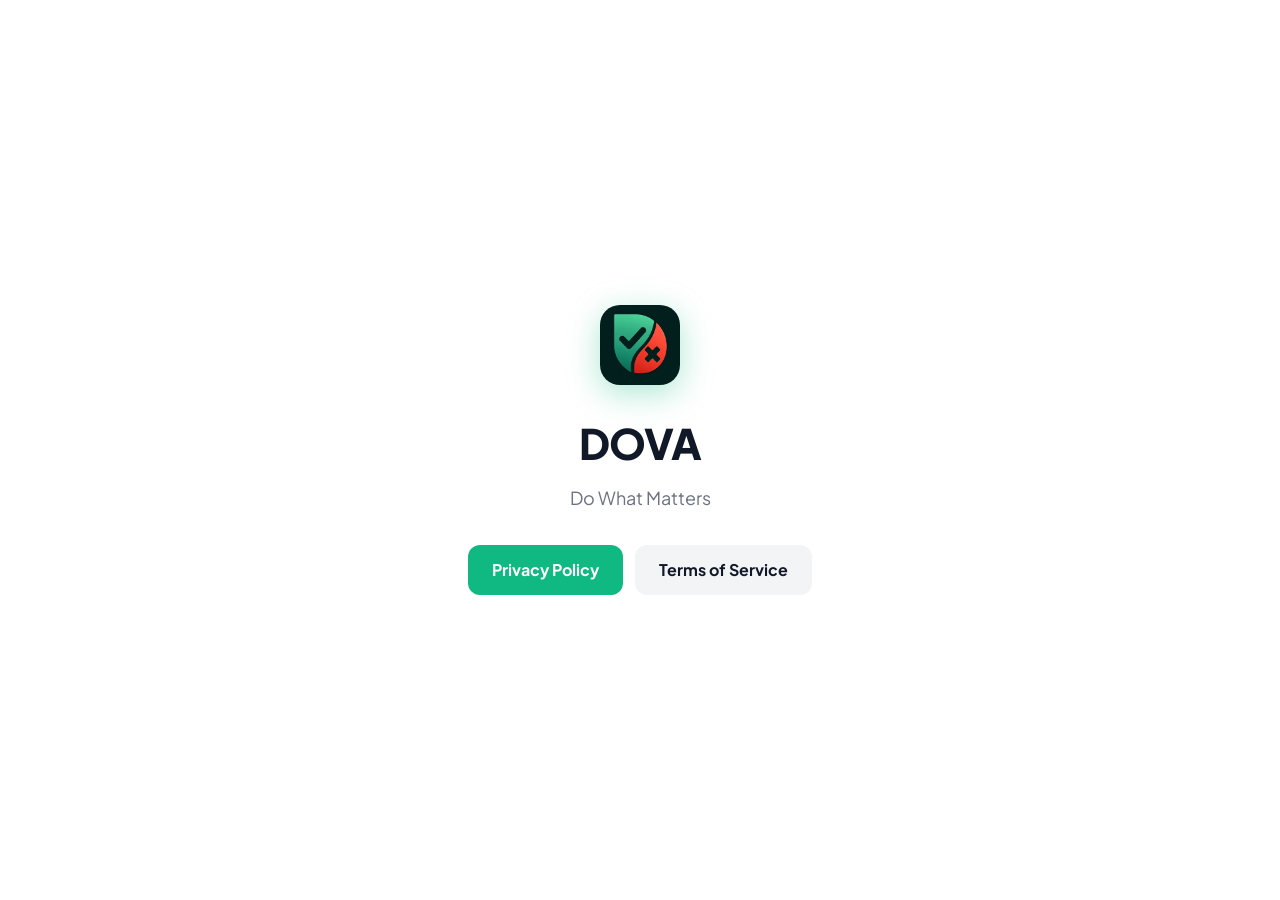
<file: index.html>
<!DOCTYPE html>
<html lang="en">
<head>
  <meta charset="UTF-8" />
  <meta name="viewport" content="width=device-width, initial-scale=1.0" />
  <meta name="theme-color" content="#10b981" />
  <title>DOVA — Do What Matters</title>
  <link rel="preconnect" href="https://fonts.googleapis.com" />
  <link href="https://fonts.googleapis.com/css2?family=Plus+Jakarta+Sans:wght@400;600;700;800&display=swap" rel="stylesheet" />
  <link rel="stylesheet" href="assets/styles.css" />
  <style>
    .landing {
      min-height: 100vh;
      display: flex;
      flex-direction: column;
      align-items: center;
      justify-content: center;
      padding: 24px;
      text-align: center;
    }
    .landing-logo {
      width: 80px;
      height: 80px;
      background: var(--do-primary);
      border-radius: 20px;
      display: flex;
      align-items: center;
      justify-content: center;
      color: white;
      font-weight: 800;
      font-size: 36px;
      margin-bottom: 24px;
      box-shadow: 0 8px 32px rgba(16, 185, 129, 0.35);
    }
    .landing h1 {
      font-size: 42px;
      font-weight: 800;
      color: var(--text-primary);
      letter-spacing: -1px;
    }
    .landing .slogan {
      font-size: 18px;
      color: var(--text-secondary);
      margin-top: 8px;
    }
    .landing .links {
      display: flex;
      gap: 12px;
      margin-top: 32px;
      flex-wrap: wrap;
      justify-content: center;
    }
    .landing .links a {
      padding: 12px 24px;
      background: var(--do-primary);
      color: white;
      border-radius: 12px;
      text-decoration: none;
      font-weight: 700;
      transition: transform 0.2s;
    }
    .landing .links a.secondary {
      background: var(--surface-container);
      color: var(--text-primary);
    }
    .landing .links a:hover {
      transform: translateY(-2px);
    }
  </style>
</head>
<body>
  <div class="landing">
    <img src="assets/logo.png" alt="DOVA Logo" class="landing-logo-img" />
<h1>DOVA</h1>
<p class="slogan">Do What Matters</p>
    <div class="links">
      <a href="privacy-policy.html">Privacy Policy</a>
      <a href="terms-of-service.html" class="secondary">Terms of Service</a>
    </div>
  </div>
  <script src="assets/script.js"></script>
</body>
</html>
</file>
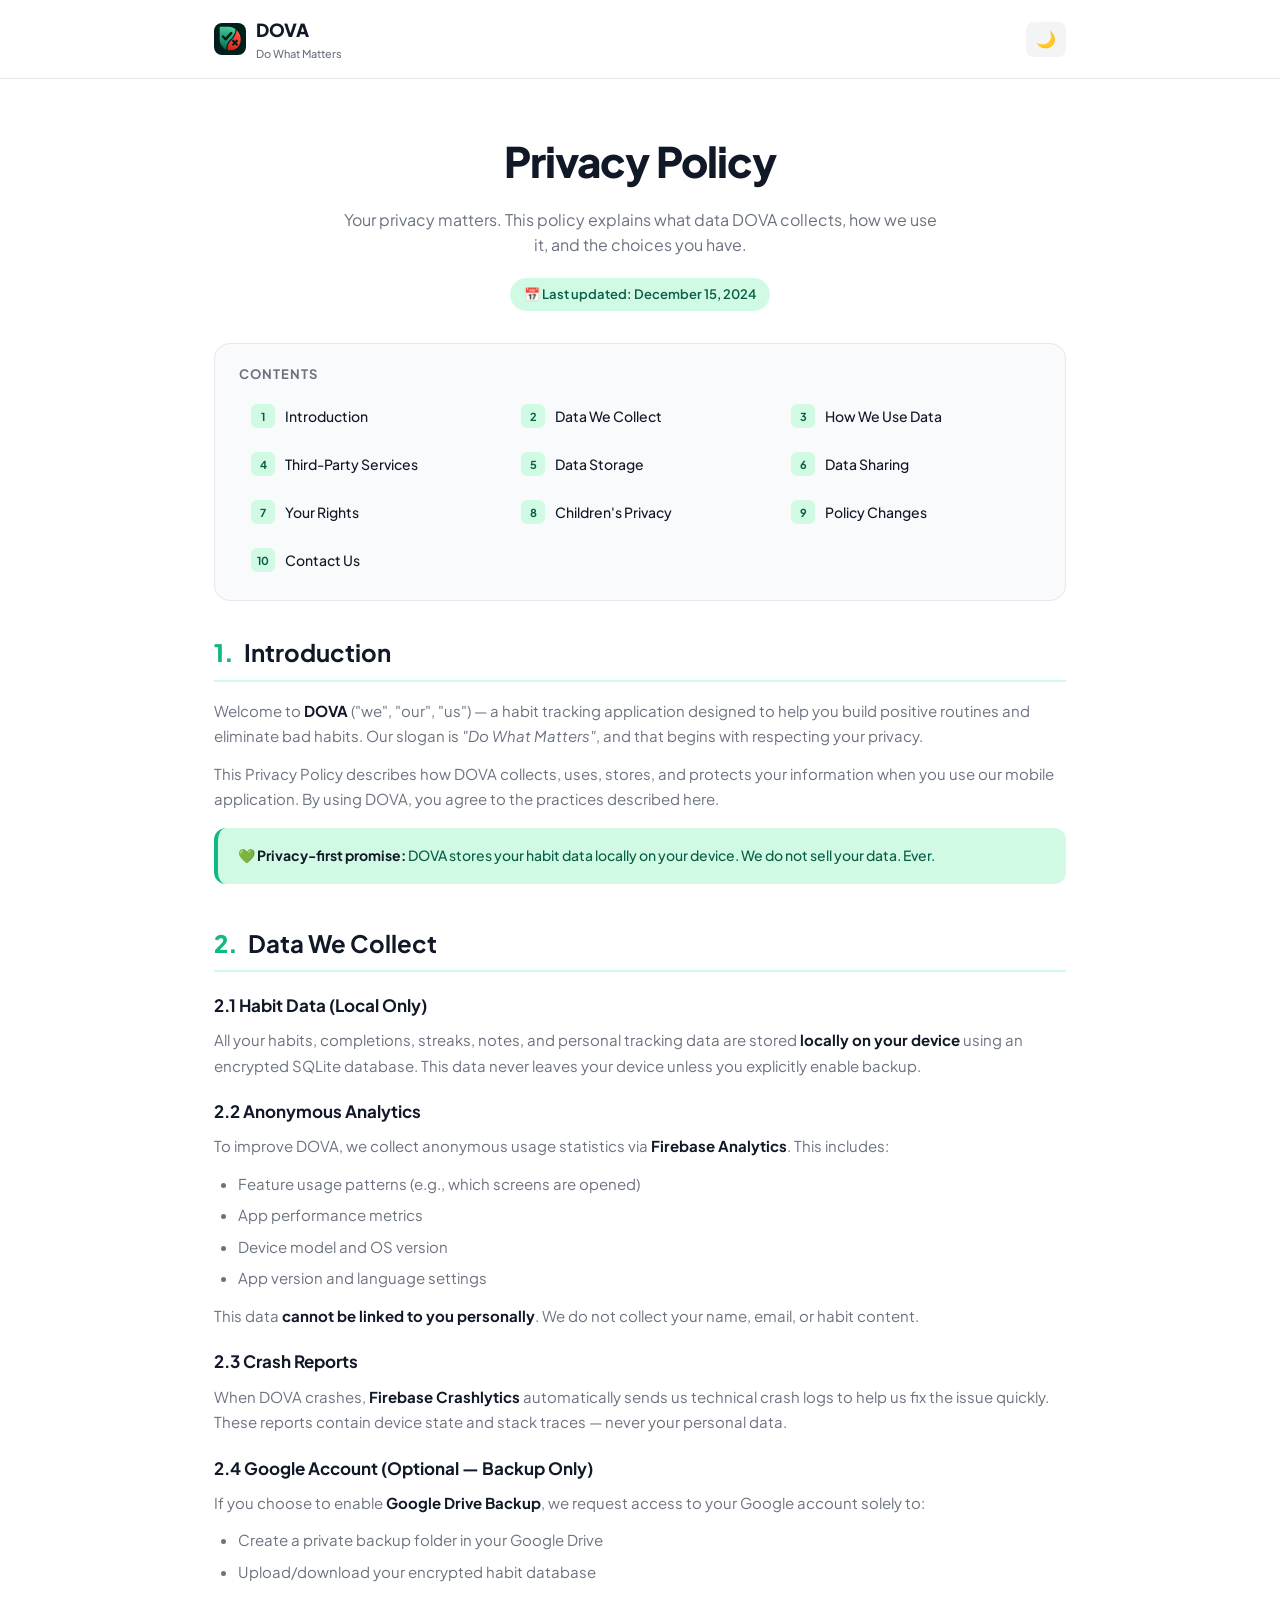
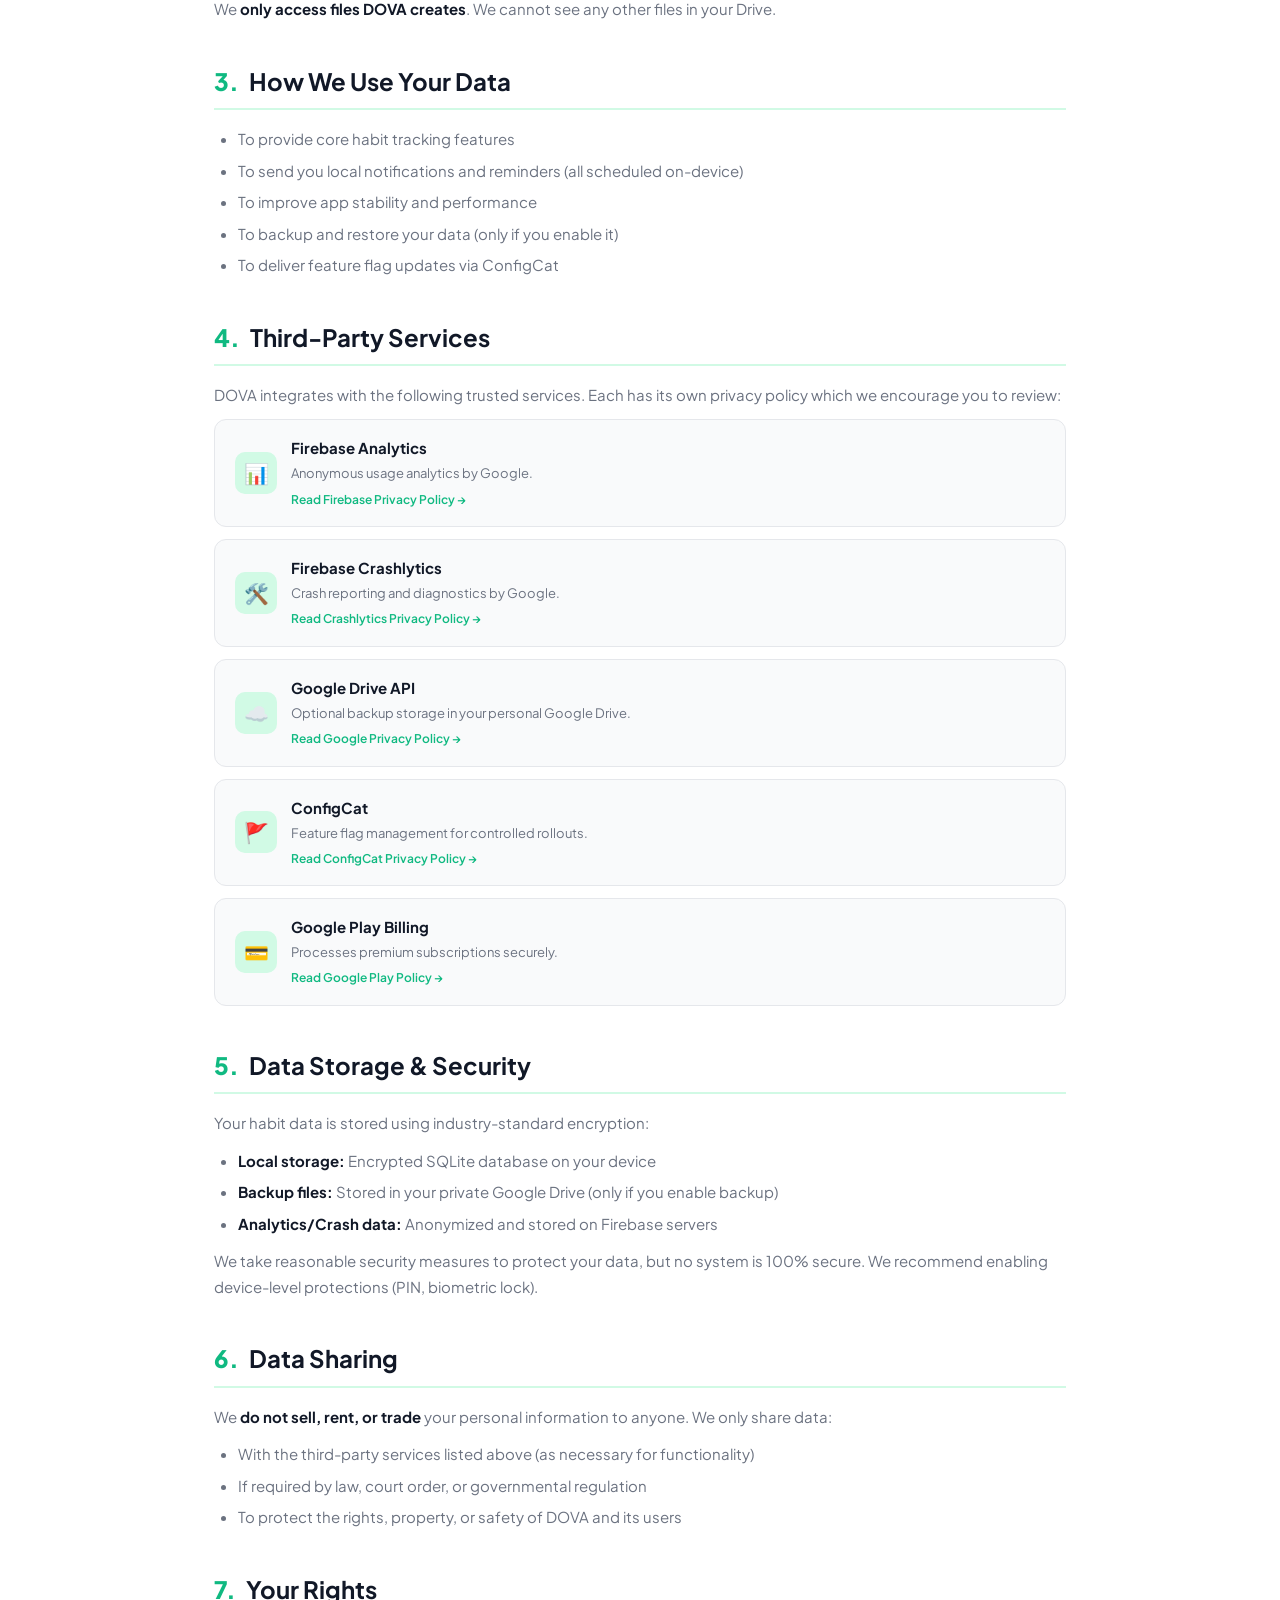
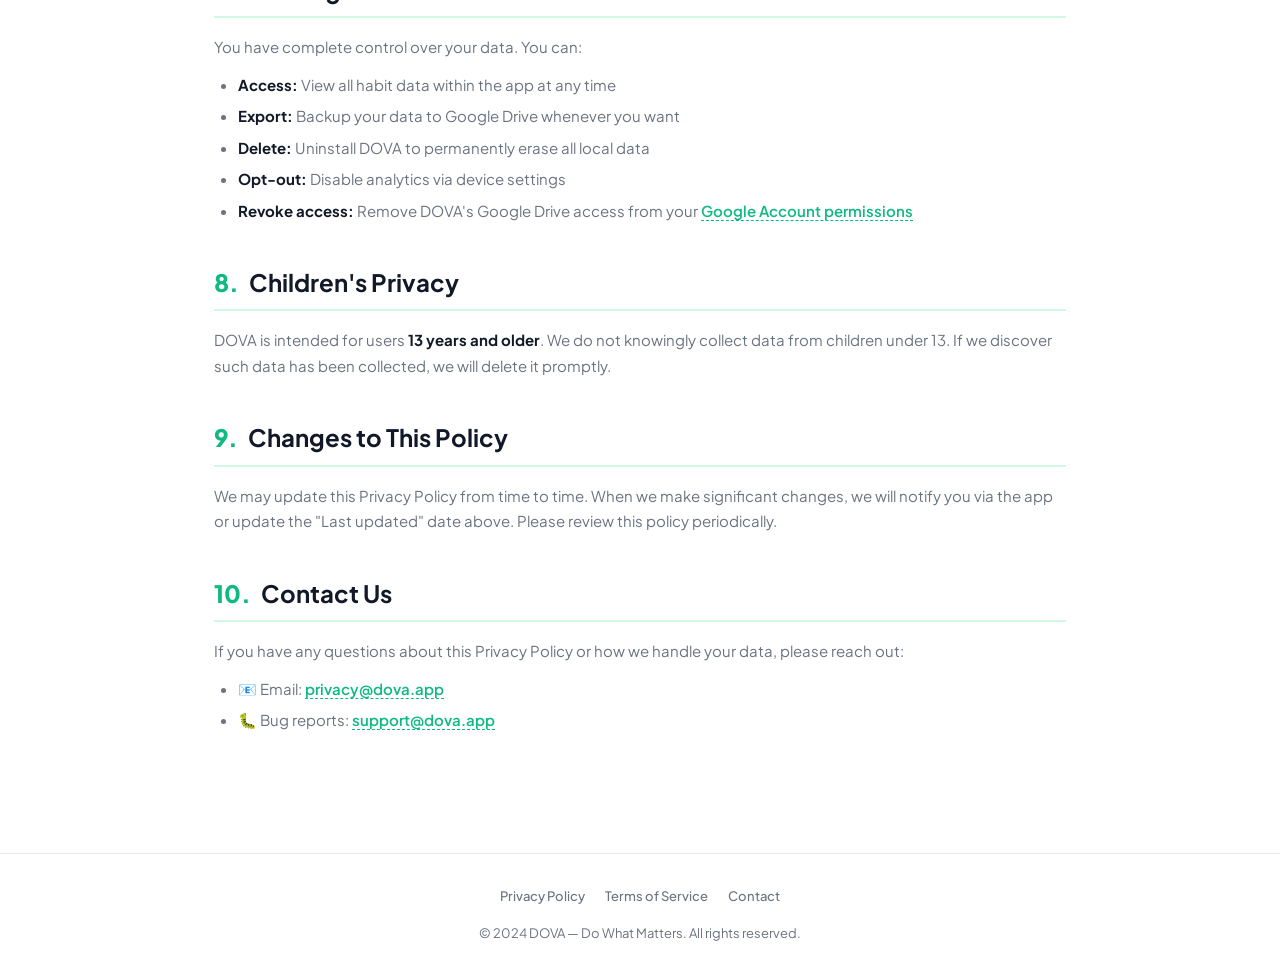
<file: privacy-policy.html>
<!DOCTYPE html>
<html lang="en">
<head>
  <meta charset="UTF-8" />
  <meta name="viewport" content="width=device-width, initial-scale=1.0" />
  <meta name="theme-color" content="#10b981" />
  <meta name="description" content="DOVA Privacy Policy — Learn how we protect your data while helping you build better habits." />
  <title>Privacy Policy — DOVA</title>
  <link rel="preconnect" href="https://fonts.googleapis.com" />
  <link rel="preconnect" href="https://fonts.gstatic.com" crossorigin />
  <link href="https://fonts.googleapis.com/css2?family=Plus+Jakarta+Sans:wght@400;500;600;700;800&display=swap" rel="stylesheet" />
  <link rel="stylesheet" href="assets/styles.css" />
</head>
<body>

  <!-- ═══ HEADER ═══ -->
  <header class="legal-header">
    <div class="header-inner">
<!-- Replace original brand-logo block in Header with this -->
<a href="index.html" class="brand">
  <img src="assets/logo.png" alt="DOVA Logo" class="brand-logo-img" />
  <div>
    <div class="brand-name">DOVA</div>
    <div class="brand-slogan">Do What Matters</div>
  </div>
</a>
      <div class="header-actions">
        <button id="themeToggle" class="theme-toggle" aria-label="Toggle theme">🌙</button>
      </div>
    </div>
  </header>

  <!-- ═══ HERO ═══ -->
  <section class="legal-hero">
    <h1>Privacy Policy</h1>
    <p class="subtitle">
      Your privacy matters. This policy explains what data DOVA collects, how we use it, and the choices you have.
    </p>
    <div class="meta">📅 Last updated: December 15, 2024</div>
  </section>

  <!-- ═══ TABLE OF CONTENTS ═══ -->
  <nav class="toc">
    <div class="toc-card">
      <h3>Contents</h3>
      <ol>
        <li><a href="#introduction">Introduction</a></li>
        <li><a href="#data-collected">Data We Collect</a></li>
        <li><a href="#data-usage">How We Use Data</a></li>
        <li><a href="#third-party">Third-Party Services</a></li>
        <li><a href="#data-storage">Data Storage</a></li>
        <li><a href="#data-sharing">Data Sharing</a></li>
        <li><a href="#your-rights">Your Rights</a></li>
        <li><a href="#children">Children's Privacy</a></li>
        <li><a href="#changes">Policy Changes</a></li>
        <li><a href="#contact">Contact Us</a></li>
      </ol>
    </div>
  </nav>

  <!-- ═══ CONTENT ═══ -->
  <main class="legal-content">

    <!-- 1. Introduction -->
    <section class="legal-section" id="introduction">
      <h2><span class="num">1.</span> Introduction</h2>
      <p>
        Welcome to <strong>DOVA</strong> ("we", "our", "us") — a habit tracking application designed to help you build positive routines and eliminate bad habits. Our slogan is <em>"Do What Matters"</em>, and that begins with respecting your privacy.
      </p>
      <p>
        This Privacy Policy describes how DOVA collects, uses, stores, and protects your information when you use our mobile application. By using DOVA, you agree to the practices described here.
      </p>
      <div class="highlight-box">
        <p>💚 <strong>Privacy-first promise:</strong> DOVA stores your habit data locally on your device. We do not sell your data. Ever.</p>
      </div>
    </section>

    <!-- 2. Data We Collect -->
    <section class="legal-section" id="data-collected">
      <h2><span class="num">2.</span> Data We Collect</h2>

      <h3>2.1 Habit Data (Local Only)</h3>
      <p>All your habits, completions, streaks, notes, and personal tracking data are stored <strong>locally on your device</strong> using an encrypted SQLite database. This data never leaves your device unless you explicitly enable backup.</p>

      <h3>2.2 Anonymous Analytics</h3>
      <p>To improve DOVA, we collect anonymous usage statistics via <strong>Firebase Analytics</strong>. This includes:</p>
      <ul>
        <li>Feature usage patterns (e.g., which screens are opened)</li>
        <li>App performance metrics</li>
        <li>Device model and OS version</li>
        <li>App version and language settings</li>
      </ul>
      <p>This data <strong>cannot be linked to you personally</strong>. We do not collect your name, email, or habit content.</p>

      <h3>2.3 Crash Reports</h3>
      <p>When DOVA crashes, <strong>Firebase Crashlytics</strong> automatically sends us technical crash logs to help us fix the issue quickly. These reports contain device state and stack traces — never your personal data.</p>

      <h3>2.4 Google Account (Optional — Backup Only)</h3>
      <p>If you choose to enable <strong>Google Drive Backup</strong>, we request access to your Google account solely to:</p>
      <ul>
        <li>Create a private backup folder in your Google Drive</li>
        <li>Upload/download your encrypted habit database</li>
      </ul>
      <p>We <strong>only access files DOVA creates</strong>. We cannot see any other files in your Drive.</p>
    </section>

    <!-- 3. How We Use Data -->
    <section class="legal-section" id="data-usage">
      <h2><span class="num">3.</span> How We Use Your Data</h2>
      <ul>
        <li>To provide core habit tracking features</li>
        <li>To send you local notifications and reminders (all scheduled on-device)</li>
        <li>To improve app stability and performance</li>
        <li>To backup and restore your data (only if you enable it)</li>
        <li>To deliver feature flag updates via ConfigCat</li>
      </ul>
    </section>

    <!-- 4. Third-Party Services -->
    <section class="legal-section" id="third-party">
      <h2><span class="num">4.</span> Third-Party Services</h2>
      <p>DOVA integrates with the following trusted services. Each has its own privacy policy which we encourage you to review:</p>

      <div class="service-card">
        <div class="icon">📊</div>
        <div class="content">
          <h4>Firebase Analytics</h4>
          <p>Anonymous usage analytics by Google.</p>
          <a href="https://firebase.google.com/support/privacy" target="_blank" rel="noopener noreferrer">Read Firebase Privacy Policy →</a>
        </div>
      </div>

      <div class="service-card">
        <div class="icon">🛠️</div>
        <div class="content">
          <h4>Firebase Crashlytics</h4>
          <p>Crash reporting and diagnostics by Google.</p>
          <a href="https://firebase.google.com/support/privacy" target="_blank" rel="noopener noreferrer">Read Crashlytics Privacy Policy →</a>
        </div>
      </div>

      <div class="service-card">
        <div class="icon">☁️</div>
        <div class="content">
          <h4>Google Drive API</h4>
          <p>Optional backup storage in your personal Google Drive.</p>
          <a href="https://policies.google.com/privacy" target="_blank" rel="noopener noreferrer">Read Google Privacy Policy →</a>
        </div>
      </div>

      <div class="service-card">
        <div class="icon">🚩</div>
        <div class="content">
          <h4>ConfigCat</h4>
          <p>Feature flag management for controlled rollouts.</p>
          <a href="https://configcat.com/policies/privacy-policy/" target="_blank" rel="noopener noreferrer">Read ConfigCat Privacy Policy →</a>
        </div>
      </div>

      <div class="service-card">
        <div class="icon">💳</div>
        <div class="content">
          <h4>Google Play Billing</h4>
          <p>Processes premium subscriptions securely.</p>
          <a href="https://policies.google.com/privacy" target="_blank" rel="noopener noreferrer">Read Google Play Policy →</a>
        </div>
      </div>
    </section>

    <!-- 5. Data Storage -->
    <section class="legal-section" id="data-storage">
      <h2><span class="num">5.</span> Data Storage & Security</h2>
      <p>Your habit data is stored using industry-standard encryption:</p>
      <ul>
        <li><strong>Local storage:</strong> Encrypted SQLite database on your device</li>
        <li><strong>Backup files:</strong> Stored in your private Google Drive (only if you enable backup)</li>
        <li><strong>Analytics/Crash data:</strong> Anonymized and stored on Firebase servers</li>
      </ul>
      <p>We take reasonable security measures to protect your data, but no system is 100% secure. We recommend enabling device-level protections (PIN, biometric lock).</p>
    </section>

    <!-- 6. Data Sharing -->
    <section class="legal-section" id="data-sharing">
      <h2><span class="num">6.</span> Data Sharing</h2>
      <p>We <strong>do not sell, rent, or trade</strong> your personal information to anyone. We only share data:</p>
      <ul>
        <li>With the third-party services listed above (as necessary for functionality)</li>
        <li>If required by law, court order, or governmental regulation</li>
        <li>To protect the rights, property, or safety of DOVA and its users</li>
      </ul>
    </section>

    <!-- 7. Your Rights -->
    <section class="legal-section" id="your-rights">
      <h2><span class="num">7.</span> Your Rights</h2>
      <p>You have complete control over your data. You can:</p>
      <ul>
        <li><strong>Access:</strong> View all habit data within the app at any time</li>
        <li><strong>Export:</strong> Backup your data to Google Drive whenever you want</li>
        <li><strong>Delete:</strong> Uninstall DOVA to permanently erase all local data</li>
        <li><strong>Opt-out:</strong> Disable analytics via device settings</li>
        <li><strong>Revoke access:</strong> Remove DOVA's Google Drive access from your <a href="https://myaccount.google.com/permissions" target="_blank" rel="noopener noreferrer">Google Account permissions</a></li>
      </ul>
    </section>

    <!-- 8. Children -->
    <section class="legal-section" id="children">
      <h2><span class="num">8.</span> Children's Privacy</h2>
      <p>DOVA is intended for users <strong>13 years and older</strong>. We do not knowingly collect data from children under 13. If we discover such data has been collected, we will delete it promptly.</p>
    </section>

    <!-- 9. Changes -->
    <section class="legal-section" id="changes">
      <h2><span class="num">9.</span> Changes to This Policy</h2>
      <p>We may update this Privacy Policy from time to time. When we make significant changes, we will notify you via the app or update the "Last updated" date above. Please review this policy periodically.</p>
    </section>

    <!-- 10. Contact -->
    <section class="legal-section" id="contact">
      <h2><span class="num">10.</span> Contact Us</h2>
      <p>If you have any questions about this Privacy Policy or how we handle your data, please reach out:</p>
      <ul>
        <li>📧 Email: <a href="mailto:privacy@dova.app">privacy@dova.app</a></li>
        <li>🐛 Bug reports: <a href="mailto:support@dova.app">support@dova.app</a></li>
      </ul>
    </section>

  </main>

  <!-- ═══ FOOTER ═══ -->
  <footer class="legal-footer">
    <div class="footer-inner">
      <div class="footer-links">
        <a href="privacy-policy.html">Privacy Policy</a>
        <a href="terms-of-service.html">Terms of Service</a>
        <a href="mailto:support@dova.app">Contact</a>
      </div>
      <p>© 2024 DOVA — Do What Matters. All rights reserved.</p>
    </div>
  </footer>

  <button id="backToTop" class="back-to-top" aria-label="Back to top">↑</button>

  <script src="assets/script.js"></script>
</body>
</html>
</file>
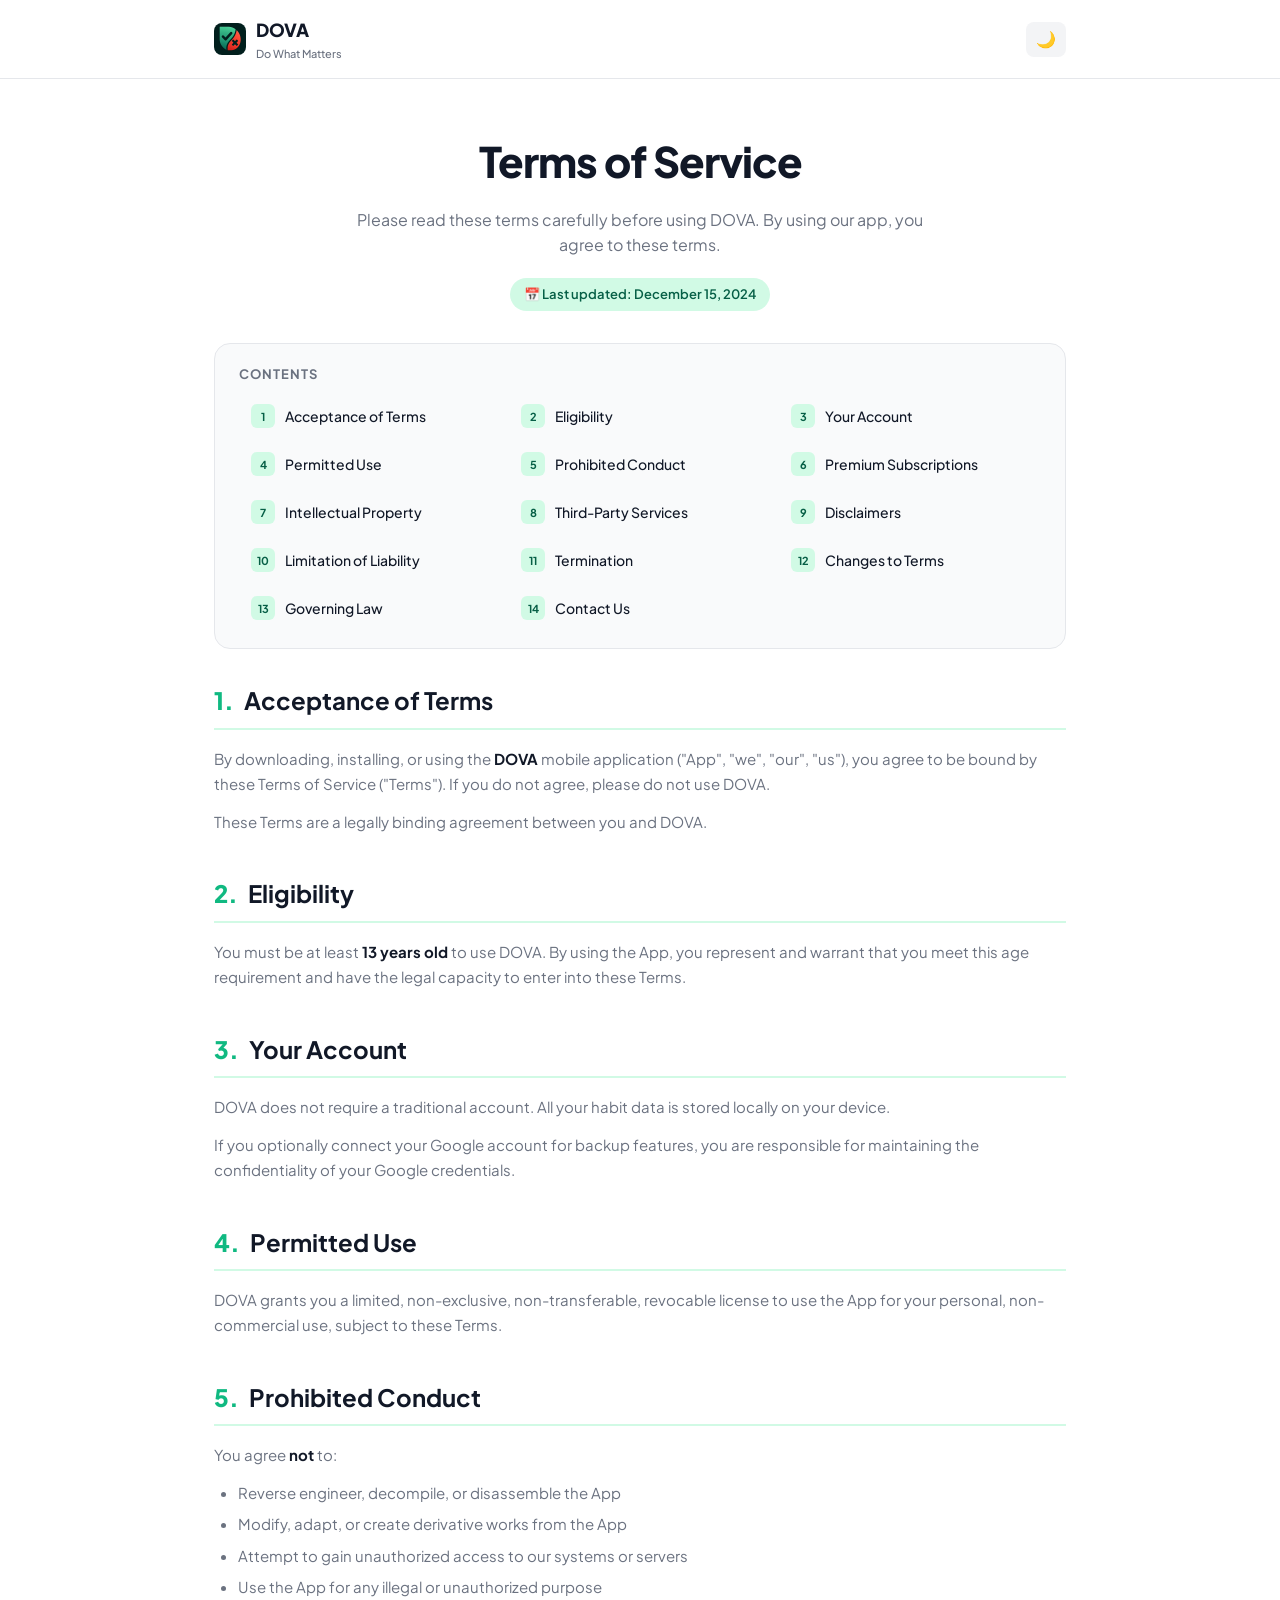
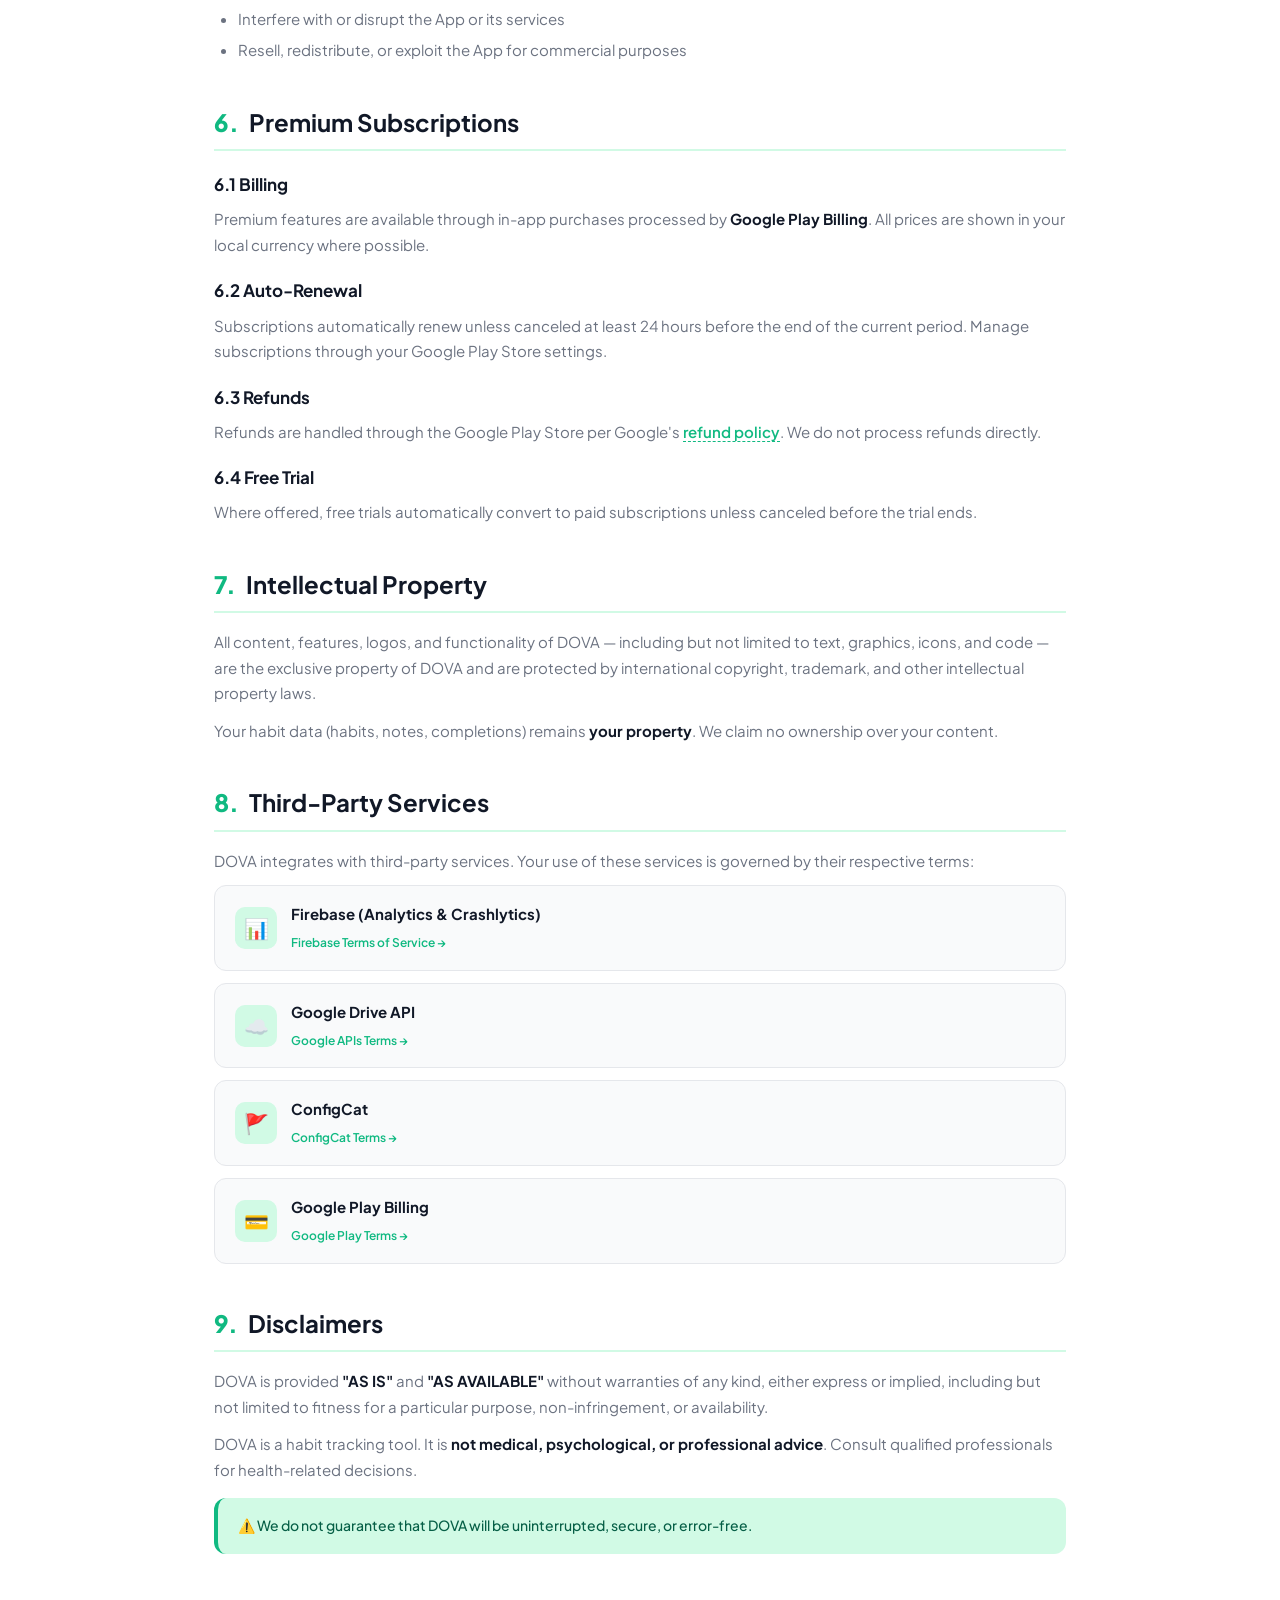
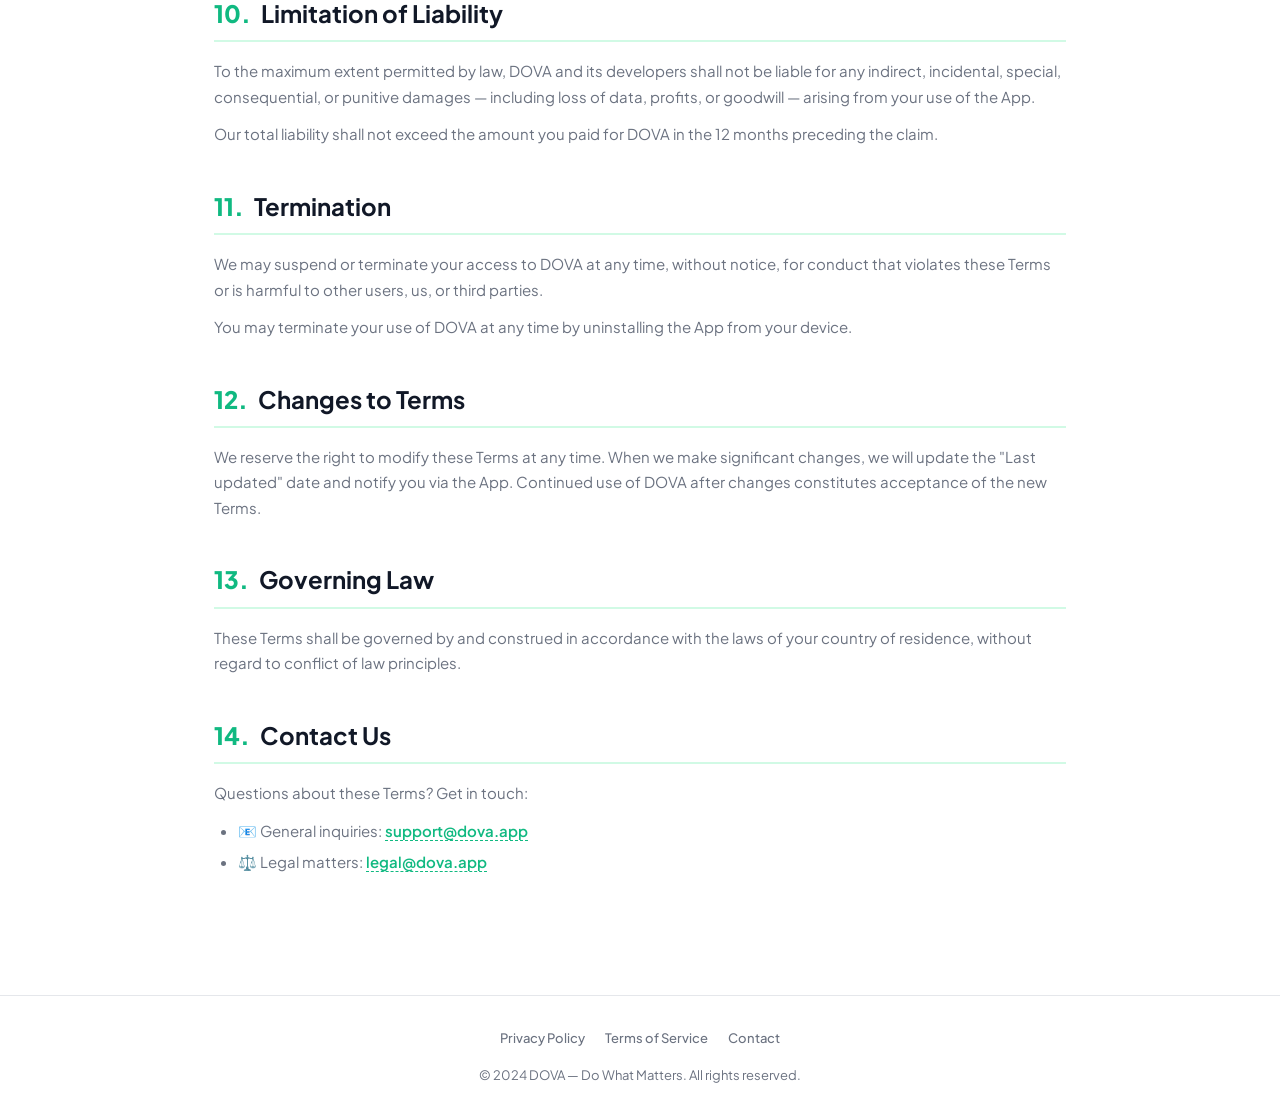
<file: terms-of-service.html>
<!DOCTYPE html>
<html lang="en">
<head>
  <meta charset="UTF-8" />
  <meta name="viewport" content="width=device-width, initial-scale=1.0" />
  <meta name="theme-color" content="#10b981" />
  <meta name="description" content="DOVA Terms of Service — The agreement between you and DOVA." />
  <title>Terms of Service — DOVA</title>
  <link rel="preconnect" href="https://fonts.googleapis.com" />
  <link rel="preconnect" href="https://fonts.gstatic.com" crossorigin />
  <link href="https://fonts.googleapis.com/css2?family=Plus+Jakarta+Sans:wght@400;500;600;700;800&display=swap" rel="stylesheet" />
  <link rel="stylesheet" href="assets/styles.css" />
</head>
<body>

  <!-- ═══ HEADER ═══ -->
  <header class="legal-header">
    <div class="header-inner">
<!-- Replace original brand-logo block in Header with this -->
<a href="index.html" class="brand">
  <img src="assets/logo.png" alt="DOVA Logo" class="brand-logo-img" />
  <div>
    <div class="brand-name">DOVA</div>
    <div class="brand-slogan">Do What Matters</div>
  </div>
</a>
      <div class="header-actions">
        <button id="themeToggle" class="theme-toggle" aria-label="Toggle theme">🌙</button>
      </div>
    </div>
  </header>

  <!-- ═══ HERO ═══ -->
  <section class="legal-hero">
    <h1>Terms of Service</h1>
    <p class="subtitle">
      Please read these terms carefully before using DOVA. By using our app, you agree to these terms.
    </p>
    <div class="meta">📅 Last updated: December 15, 2024</div>
  </section>

  <!-- ═══ TABLE OF CONTENTS ═══ -->
  <nav class="toc">
    <div class="toc-card">
      <h3>Contents</h3>
      <ol>
        <li><a href="#acceptance">Acceptance of Terms</a></li>
        <li><a href="#eligibility">Eligibility</a></li>
        <li><a href="#account">Your Account</a></li>
        <li><a href="#permitted-use">Permitted Use</a></li>
        <li><a href="#prohibited">Prohibited Conduct</a></li>
        <li><a href="#premium">Premium Subscriptions</a></li>
        <li><a href="#ip">Intellectual Property</a></li>
        <li><a href="#third-party">Third-Party Services</a></li>
        <li><a href="#disclaimer">Disclaimers</a></li>
        <li><a href="#liability">Limitation of Liability</a></li>
        <li><a href="#termination">Termination</a></li>
        <li><a href="#changes">Changes to Terms</a></li>
        <li><a href="#governing-law">Governing Law</a></li>
        <li><a href="#contact">Contact Us</a></li>
      </ol>
    </div>
  </nav>

  <!-- ═══ CONTENT ═══ -->
  <main class="legal-content">

    <!-- 1. Acceptance -->
    <section class="legal-section" id="acceptance">
      <h2><span class="num">1.</span> Acceptance of Terms</h2>
      <p>By downloading, installing, or using the <strong>DOVA</strong> mobile application ("App", "we", "our", "us"), you agree to be bound by these Terms of Service ("Terms"). If you do not agree, please do not use DOVA.</p>
      <p>These Terms are a legally binding agreement between you and DOVA.</p>
    </section>

    <!-- 2. Eligibility -->
    <section class="legal-section" id="eligibility">
      <h2><span class="num">2.</span> Eligibility</h2>
      <p>You must be at least <strong>13 years old</strong> to use DOVA. By using the App, you represent and warrant that you meet this age requirement and have the legal capacity to enter into these Terms.</p>
    </section>

    <!-- 3. Account -->
    <section class="legal-section" id="account">
      <h2><span class="num">3.</span> Your Account</h2>
      <p>DOVA does not require a traditional account. All your habit data is stored locally on your device.</p>
      <p>If you optionally connect your Google account for backup features, you are responsible for maintaining the confidentiality of your Google credentials.</p>
    </section>

    <!-- 4. Permitted Use -->
    <section class="legal-section" id="permitted-use">
      <h2><span class="num">4.</span> Permitted Use</h2>
      <p>DOVA grants you a limited, non-exclusive, non-transferable, revocable license to use the App for your personal, non-commercial use, subject to these Terms.</p>
    </section>

    <!-- 5. Prohibited -->
    <section class="legal-section" id="prohibited">
      <h2><span class="num">5.</span> Prohibited Conduct</h2>
      <p>You agree <strong>not</strong> to:</p>
      <ul>
        <li>Reverse engineer, decompile, or disassemble the App</li>
        <li>Modify, adapt, or create derivative works from the App</li>
        <li>Attempt to gain unauthorized access to our systems or servers</li>
        <li>Use the App for any illegal or unauthorized purpose</li>
        <li>Interfere with or disrupt the App or its services</li>
        <li>Resell, redistribute, or exploit the App for commercial purposes</li>
      </ul>
    </section>

    <!-- 6. Premium -->
    <section class="legal-section" id="premium">
      <h2><span class="num">6.</span> Premium Subscriptions</h2>

      <h3>6.1 Billing</h3>
      <p>Premium features are available through in-app purchases processed by <strong>Google Play Billing</strong>. All prices are shown in your local currency where possible.</p>

      <h3>6.2 Auto-Renewal</h3>
      <p>Subscriptions automatically renew unless canceled at least 24 hours before the end of the current period. Manage subscriptions through your Google Play Store settings.</p>

      <h3>6.3 Refunds</h3>
      <p>Refunds are handled through the Google Play Store per Google's <a href="https://support.google.com/googleplay/answer/2479637" target="_blank" rel="noopener noreferrer">refund policy</a>. We do not process refunds directly.</p>

      <h3>6.4 Free Trial</h3>
      <p>Where offered, free trials automatically convert to paid subscriptions unless canceled before the trial ends.</p>
    </section>

    <!-- 7. IP -->
    <section class="legal-section" id="ip">
      <h2><span class="num">7.</span> Intellectual Property</h2>
      <p>All content, features, logos, and functionality of DOVA — including but not limited to text, graphics, icons, and code — are the exclusive property of DOVA and are protected by international copyright, trademark, and other intellectual property laws.</p>
      <p>Your habit data (habits, notes, completions) remains <strong>your property</strong>. We claim no ownership over your content.</p>
    </section>

    <!-- 8. Third-Party -->
    <section class="legal-section" id="third-party">
      <h2><span class="num">8.</span> Third-Party Services</h2>
      <p>DOVA integrates with third-party services. Your use of these services is governed by their respective terms:</p>

      <div class="service-card">
        <div class="icon">📊</div>
        <div class="content">
          <h4>Firebase (Analytics & Crashlytics)</h4>
          <a href="https://firebase.google.com/terms" target="_blank" rel="noopener noreferrer">Firebase Terms of Service →</a>
        </div>
      </div>

      <div class="service-card">
        <div class="icon">☁️</div>
        <div class="content">
          <h4>Google Drive API</h4>
          <a href="https://developers.google.com/terms" target="_blank" rel="noopener noreferrer">Google APIs Terms →</a>
        </div>
      </div>

      <div class="service-card">
        <div class="icon">🚩</div>
        <div class="content">
          <h4>ConfigCat</h4>
          <a href="https://configcat.com/policies/terms-of-service/" target="_blank" rel="noopener noreferrer">ConfigCat Terms →</a>
        </div>
      </div>

      <div class="service-card">
        <div class="icon">💳</div>
        <div class="content">
          <h4>Google Play Billing</h4>
          <a href="https://play.google.com/about/play-terms/" target="_blank" rel="noopener noreferrer">Google Play Terms →</a>
        </div>
      </div>
    </section>

    <!-- 9. Disclaimer -->
    <section class="legal-section" id="disclaimer">
      <h2><span class="num">9.</span> Disclaimers</h2>
      <p>DOVA is provided <strong>"AS IS"</strong> and <strong>"AS AVAILABLE"</strong> without warranties of any kind, either express or implied, including but not limited to fitness for a particular purpose, non-infringement, or availability.</p>
      <p>DOVA is a habit tracking tool. It is <strong>not medical, psychological, or professional advice</strong>. Consult qualified professionals for health-related decisions.</p>
      <div class="highlight-box">
        <p>⚠️ We do not guarantee that DOVA will be uninterrupted, secure, or error-free.</p>
      </div>
    </section>

    <!-- 10. Liability -->
    <section class="legal-section" id="liability">
      <h2><span class="num">10.</span> Limitation of Liability</h2>
      <p>To the maximum extent permitted by law, DOVA and its developers shall not be liable for any indirect, incidental, special, consequential, or punitive damages — including loss of data, profits, or goodwill — arising from your use of the App.</p>
      <p>Our total liability shall not exceed the amount you paid for DOVA in the 12 months preceding the claim.</p>
    </section>

    <!-- 11. Termination -->
    <section class="legal-section" id="termination">
      <h2><span class="num">11.</span> Termination</h2>
      <p>We may suspend or terminate your access to DOVA at any time, without notice, for conduct that violates these Terms or is harmful to other users, us, or third parties.</p>
      <p>You may terminate your use of DOVA at any time by uninstalling the App from your device.</p>
    </section>

    <!-- 12. Changes -->
    <section class="legal-section" id="changes">
      <h2><span class="num">12.</span> Changes to Terms</h2>
      <p>We reserve the right to modify these Terms at any time. When we make significant changes, we will update the "Last updated" date and notify you via the App. Continued use of DOVA after changes constitutes acceptance of the new Terms.</p>
    </section>

    <!-- 13. Law -->
    <section class="legal-section" id="governing-law">
      <h2><span class="num">13.</span> Governing Law</h2>
      <p>These Terms shall be governed by and construed in accordance with the laws of your country of residence, without regard to conflict of law principles.</p>
    </section>

    <!-- 14. Contact -->
    <section class="legal-section" id="contact">
      <h2><span class="num">14.</span> Contact Us</h2>
      <p>Questions about these Terms? Get in touch:</p>
      <ul>
        <li>📧 General inquiries: <a href="mailto:support@dova.app">support@dova.app</a></li>
        <li>⚖️ Legal matters: <a href="mailto:legal@dova.app">legal@dova.app</a></li>
      </ul>
    </section>

  </main>

  <!-- ═══ FOOTER ═══ -->
  <footer class="legal-footer">
    <div class="footer-inner">
      <div class="footer-links">
        <a href="privacy-policy.html">Privacy Policy</a>
        <a href="terms-of-service.html">Terms of Service</a>
        <a href="mailto:support@dova.app">Contact</a>
      </div>
      <p>© 2024 DOVA — Do What Matters. All rights reserved.</p>
    </div>
  </footer>

  <button id="backToTop" class="back-to-top" aria-label="Back to top">↑</button>

  <script src="assets/script.js"></script>
</body>
</html>
</file>
<file: assets/styles.css>
/* ═══════════════════════════════════════════════
   DOVA — Legal Pages Design System
   ═══════════════════════════════════════════════ */

:root {
  --do-primary: #10b981;
  --do-primary-dark: #059669;
  --do-subtle: #d1fae5;
  --do-on-subtle: #065f46;

  --bg: #ffffff;
  --surface: #f9fafb;
  --surface-container: #f3f4f6;
  --border: #e5e7eb;
  --divider: #f3f4f6;

  --text-primary: #111827;
  --text-secondary: #6b7280;
  --text-disabled: #9ca3af;

  --shadow-sm: 0 1px 2px rgba(0, 0, 0, 0.04);
  --shadow-md: 0 4px 12px rgba(0, 0, 0, 0.06);

  --radius-sm: 8px;
  --radius-md: 12px;
  --radius-lg: 16px;

  --font-body: 'Plus Jakarta Sans', -apple-system, BlinkMacSystemFont, 'Segoe UI', sans-serif;
}

[data-theme="dark"] {
  --bg: #0f172a;
  --surface: #1e293b;
  --surface-container: #334155;
  --border: #334155;
  --divider: #1e293b;

  --text-primary: #f1f5f9;
  --text-secondary: #cbd5e1;
  --text-disabled: #64748b;

  --do-subtle: #064e3b;
  --do-on-subtle: #6ee7b7;
}

* {
  margin: 0;
  padding: 0;
  box-sizing: border-box;
}

html {
  scroll-behavior: smooth;
  -webkit-text-size-adjust: 100%;
}

body {
  font-family: var(--font-body);
  background: var(--bg);
  color: var(--text-primary);
  line-height: 1.6;
  font-size: 16px;
  -webkit-font-smoothing: antialiased;
  transition: background 0.3s ease, color 0.3s ease;
}

/* ─── HEADER ─── */
.legal-header {
  position: sticky;
  top: 0;
  z-index: 100;
  background: var(--bg);
  border-bottom: 1px solid var(--border);
  backdrop-filter: blur(12px);
  -webkit-backdrop-filter: blur(12px);
}

.header-inner {
  max-width: 900px;
  margin: 0 auto;
  padding: 16px 24px;
  display: flex;
  align-items: center;
  justify-content: space-between;
  gap: 16px;
}

.brand {
  display: flex;
  align-items: center;
  gap: 10px;
  text-decoration: none;
  color: var(--text-primary);
}

.brand-logo-img {
  width: 32px;
  height: 32px;
  object-fit: cover; /* Logo background transparent hai to 'contain' use karein, solid hai to 'cover' */
  border-radius: 8px; /* Rounded corner logic */
  display: block;
}

.landing-logo-img {
  width: 80px;
  height: 80px;
  object-fit: cover;
  border-radius: 20px;
  box-shadow: 0 8px 32px rgba(16, 185, 129, 0.35);
  margin-bottom: 24px;
}

.brand-logo {
  width: 32px;
  height: 32px;
  background: var(--do-primary);
  border-radius: 8px;
  display: flex;
  align-items: center;
  justify-content: center;
  color: white;
  font-weight: 800;
  font-size: 16px;
}

.brand-name {
  font-size: 18px;
  font-weight: 800;
  letter-spacing: -0.5px;
}

.brand-slogan {
  font-size: 11px;
  color: var(--text-secondary);
  font-weight: 500;
}

.header-actions {
  display: flex;
  align-items: center;
  gap: 8px;
}

.theme-toggle {
  background: var(--surface-container);
  border: none;
  border-radius: 8px;
  padding: 8px 10px;
  cursor: pointer;
  color: var(--text-primary);
  font-size: 16px;
  transition: transform 0.2s;
}

.theme-toggle:hover {
  transform: scale(1.1);
}

/* ─── HERO ─── */
.legal-hero {
  max-width: 900px;
  margin: 0 auto;
  padding: 48px 24px 32px;
  text-align: center;
}

.legal-hero h1 {
  font-size: clamp(28px, 5vw, 42px);
  font-weight: 800;
  color: var(--text-primary);
  letter-spacing: -1px;
  margin-bottom: 12px;
}

.legal-hero .subtitle {
  color: var(--text-secondary);
  font-size: 16px;
  max-width: 600px;
  margin: 0 auto;
}

.legal-hero .meta {
  display: inline-flex;
  align-items: center;
  gap: 6px;
  margin-top: 20px;
  padding: 6px 14px;
  background: var(--do-subtle);
  color: var(--do-on-subtle);
  border-radius: 999px;
  font-size: 13px;
  font-weight: 600;
}

/* ─── TABLE OF CONTENTS ─── */
.toc {
  max-width: 900px;
  margin: 0 auto 32px;
  padding: 0 24px;
}

.toc-card {
  background: var(--surface);
  border: 1px solid var(--border);
  border-radius: var(--radius-lg);
  padding: 20px 24px;
}

.toc h3 {
  font-size: 13px;
  font-weight: 700;
  color: var(--text-secondary);
  text-transform: uppercase;
  letter-spacing: 1px;
  margin-bottom: 12px;
}

.toc ol {
  list-style: none;
  counter-reset: toc-counter;
  display: grid;
  grid-template-columns: repeat(auto-fit, minmax(240px, 1fr));
  gap: 8px;
}

.toc ol li {
  counter-increment: toc-counter;
}

.toc ol li a {
  display: flex;
  align-items: center;
  gap: 10px;
  padding: 8px 12px;
  border-radius: var(--radius-sm);
  color: var(--text-primary);
  text-decoration: none;
  font-size: 14px;
  font-weight: 500;
  transition: background 0.2s, color 0.2s;
}

.toc ol li a::before {
  content: counter(toc-counter);
  display: flex;
  align-items: center;
  justify-content: center;
  width: 24px;
  height: 24px;
  background: var(--do-subtle);
  color: var(--do-on-subtle);
  border-radius: 6px;
  font-size: 11px;
  font-weight: 700;
  flex-shrink: 0;
}

.toc ol li a:hover {
  background: var(--surface-container);
  color: var(--do-primary);
}

/* ─── CONTENT ─── */
.legal-content {
  max-width: 900px;
  margin: 0 auto;
  padding: 0 24px 80px;
}

.legal-section {
  margin-bottom: 40px;
  scroll-margin-top: 80px;
}

.legal-section h2 {
  font-size: clamp(20px, 3vw, 24px);
  font-weight: 700;
  color: var(--text-primary);
  margin-bottom: 16px;
  padding-bottom: 8px;
  border-bottom: 2px solid var(--do-subtle);
  display: flex;
  align-items: center;
  gap: 10px;
}

.legal-section h2 .num {
  color: var(--do-primary);
  font-weight: 800;
}

.legal-section h3 {
  font-size: 17px;
  font-weight: 700;
  color: var(--text-primary);
  margin-top: 20px;
  margin-bottom: 8px;
}

.legal-section p {
  color: var(--text-secondary);
  margin-bottom: 12px;
  font-size: 15px;
  line-height: 1.7;
}

.legal-section ul {
  padding-left: 24px;
  margin-bottom: 12px;
}

.legal-section ul li {
  color: var(--text-secondary);
  font-size: 15px;
  margin-bottom: 6px;
  line-height: 1.7;
}

.legal-section a {
  color: var(--do-primary);
  text-decoration: none;
  font-weight: 600;
  border-bottom: 1px dashed var(--do-primary);
  transition: opacity 0.2s;
}

.legal-section a:hover {
  opacity: 0.75;
}

.legal-section strong {
  color: var(--text-primary);
  font-weight: 700;
}

/* ─── SERVICE CARD ─── */
.service-card {
  background: var(--surface);
  border: 1px solid var(--border);
  border-radius: var(--radius-md);
  padding: 16px 20px;
  margin: 12px 0;
  display: flex;
  align-items: center;
  gap: 14px;
  transition: transform 0.2s, box-shadow 0.2s;
}

.service-card:hover {
  transform: translateY(-2px);
  box-shadow: var(--shadow-md);
}

.service-card .icon {
  width: 42px;
  height: 42px;
  background: var(--do-subtle);
  color: var(--do-on-subtle);
  border-radius: 10px;
  display: flex;
  align-items: center;
  justify-content: center;
  font-size: 20px;
  flex-shrink: 0;
}

.service-card .content {
  flex: 1;
  min-width: 0;
}

.service-card .content h4 {
  font-size: 15px;
  font-weight: 700;
  color: var(--text-primary);
  margin-bottom: 2px;
}

.service-card .content p {
  font-size: 13px;
  color: var(--text-secondary);
  margin: 0;
}

.service-card .content a {
  font-size: 12px;
  color: var(--do-primary);
  text-decoration: none;
  font-weight: 600;
  border: none;
}

.service-card .content a:hover {
  text-decoration: underline;
}

/* ─── HIGHLIGHT BOX ─── */
.highlight-box {
  background: var(--do-subtle);
  color: var(--do-on-subtle);
  padding: 16px 20px;
  border-radius: var(--radius-md);
  margin: 16px 0;
  border-left: 4px solid var(--do-primary);
}

.highlight-box p {
  color: var(--do-on-subtle);
  margin: 0;
  font-size: 14px;
  font-weight: 500;
}

/* ─── FOOTER ─── */
.legal-footer {
  border-top: 1px solid var(--border);
  padding: 32px 24px;
  text-align: center;
  color: var(--text-secondary);
  font-size: 13px;
}

.footer-inner {
  max-width: 900px;
  margin: 0 auto;
}

.footer-links {
  display: flex;
  justify-content: center;
  gap: 20px;
  margin-bottom: 16px;
  flex-wrap: wrap;
}

.footer-links a {
  color: var(--text-secondary);
  text-decoration: none;
  font-weight: 500;
  transition: color 0.2s;
}

.footer-links a:hover {
  color: var(--do-primary);
}

/* ─── BACK TO TOP ─── */
.back-to-top {
  position: fixed;
  bottom: 24px;
  right: 24px;
  width: 44px;
  height: 44px;
  background: var(--do-primary);
  color: white;
  border-radius: 50%;
  display: flex;
  align-items: center;
  justify-content: center;
  cursor: pointer;
  border: none;
  font-size: 20px;
  box-shadow: 0 4px 16px rgba(16, 185, 129, 0.35);
  opacity: 0;
  visibility: hidden;
  transition: all 0.3s;
  z-index: 99;
}

.back-to-top.visible {
  opacity: 1;
  visibility: visible;
}

.back-to-top:hover {
  transform: scale(1.1);
}

/* ─── RESPONSIVE ─── */
@media (max-width: 640px) {
  .legal-hero {
    padding: 32px 20px 24px;
  }

  .legal-content {
    padding: 0 20px 60px;
  }

  .toc {
    padding: 0 20px;
  }

  .toc ol {
    grid-template-columns: 1fr;
  }

  .service-card {
    flex-direction: column;
    align-items: flex-start;
    text-align: left;
  }

  .back-to-top {
    bottom: 16px;
    right: 16px;
  }
}

/* Flutter WebView compat */
@media (max-width: 480px) {
  .header-inner {
    padding: 12px 16px;
  }

  .brand-name {
    font-size: 16px;
  }

  .brand-slogan {
    display: none;
  }
}
</file>
